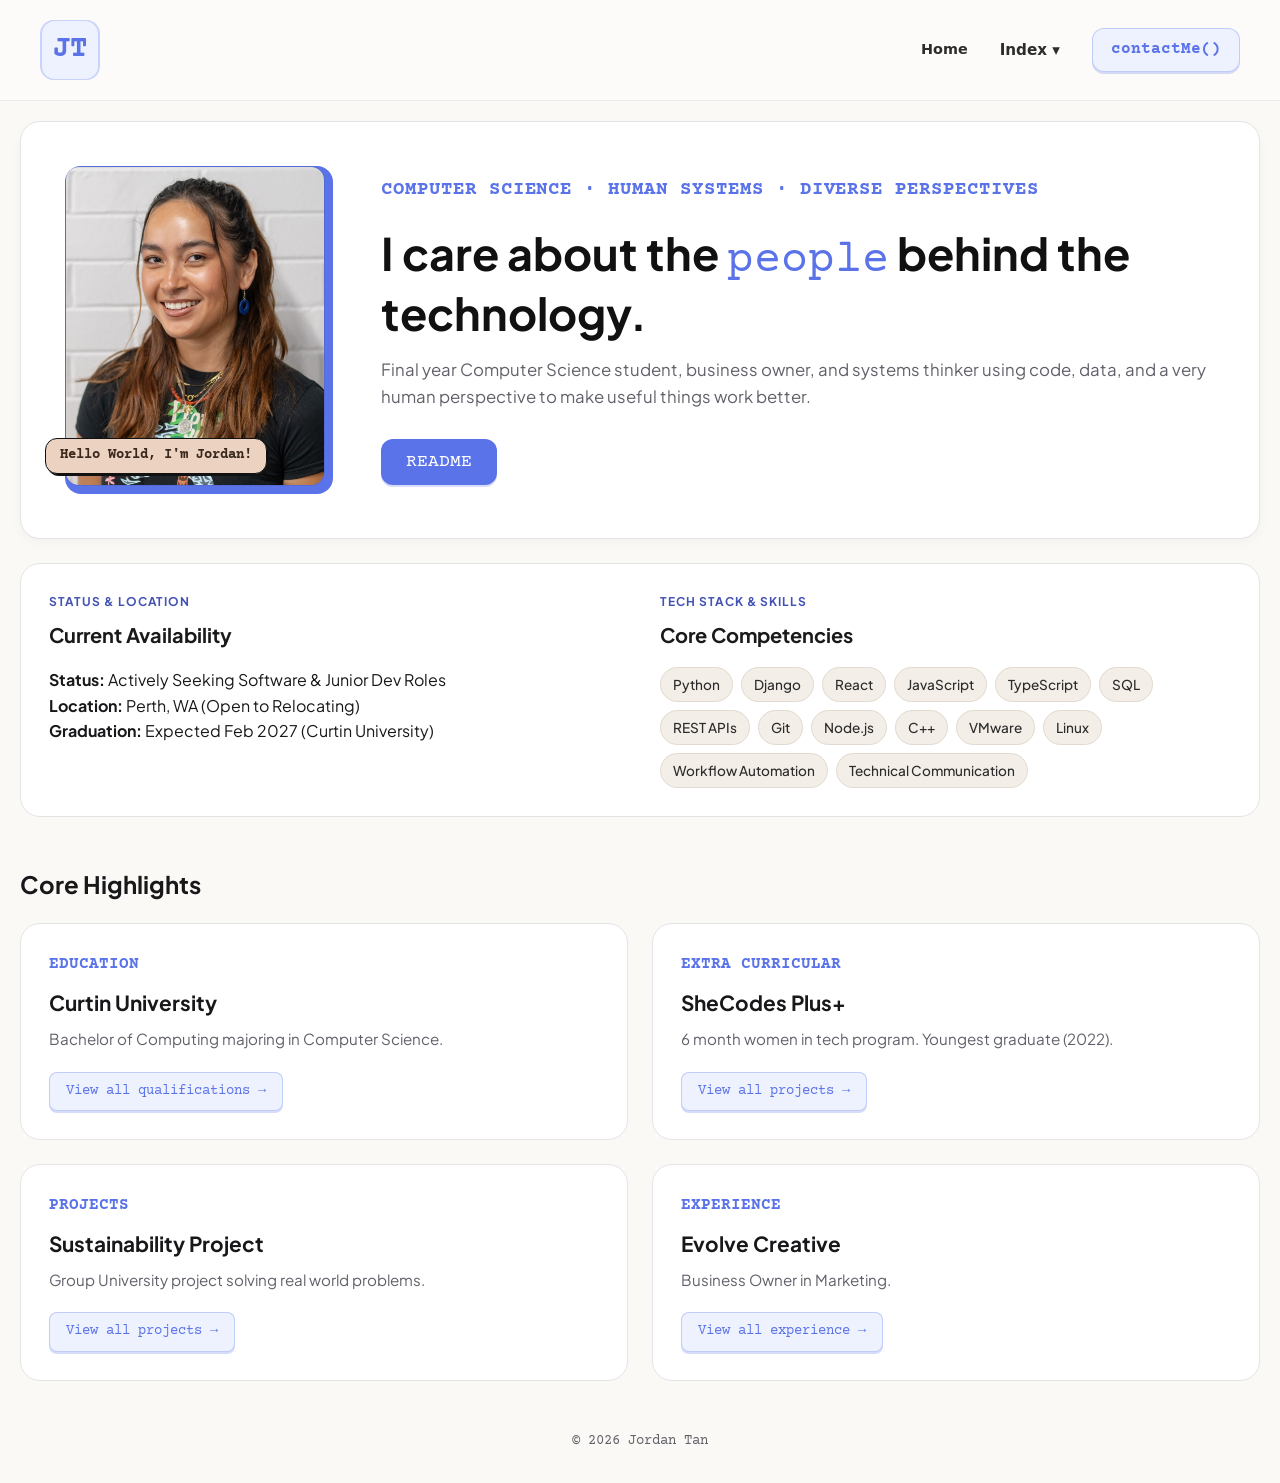
<file: index.html>
<!DOCTYPE html>
<html lang="en">
<head>
  <meta charset="UTF-8" />
  <meta name="viewport" content="width=device-width, initial-scale=1.0, maximum-scale=1.0, user-scalable=no">
  <title>Jordan Tan | Portfolio</title>
  <link rel="stylesheet" href="styles.css" />
</head>
<body>
  <!-- Dynamic Header Container -->
  <div id="header-placeholder"></div>

  <!-- Main Content -->
  <main class="container">
    
    <!-- Profile Section -->
    <section class="hero-card">
      
      <!-- Image with Accent Frame & Badge -->
      <div class="portrait-wrapper">
        <div class="portrait-frame">
          <img id="portrait" src="images/portrait.jpg" alt="Jordan Tan" />
          <div class="badge-tag">Hello World, I'm Jordan!</div>
        </div>
      </div>
      
      
      <div class="hero-content">
        <span class="category-tag">COMPUTER SCIENCE · HUMAN SYSTEMS · DIVERSE PERSPECTIVES</span>
        
        <h1 class="hero-headline">
          I care about the <span class="highlight-blue">people</span> behind the technology.
        </h1>
        
        <p class="hero-description">
          Final year Computer Science student, business owner, and systems thinker using code, data, and a very human perspective to make useful things work better.
        </p>

        <!-- CTA Buttons -->
        <div class="hero-actions">
          <button id="openCoverLetterBtn" class="btn-primary">
            README
          </button>
        </div>
      </div>
    </section>

      <section class="card status-skills-card">
  <div class="status-skills-grid">
    
    <!-- Column 1: Current Availability -->
    <div class="status-col">
      <span class="section-label">STATUS &amp; LOCATION</span>
      <h3 class="status-heading">Current Availability</h3>
      <p><strong>Status:</strong> Actively Seeking Software &amp; Junior Dev Roles</p>
      <p><strong>Location:</strong> Perth, WA (Open to Relocating)</p>
      <p><strong>Graduation:</strong> Expected Feb 2027 (Curtin University)</p>
    </div>

    <!-- Column 2: Tech Stack & Skills -->
    <div class="skills-col">
      <span class="section-label">TECH STACK &amp; SKILLS</span>
      <h3 class="status-heading">Core Competencies</h3>
      
      <div class="skills-tag-grid">
        <span class="skill-tag">Python</span>
        <span class="skill-tag">Django</span>
        <span class="skill-tag">React</span>
        <span class="skill-tag">JavaScript</span>
        <span class="skill-tag">TypeScript</span>
        <span class="skill-tag">SQL</span>
        <span class="skill-tag">REST APIs</span>
        <span class="skill-tag">Git</span>
        <span class="skill-tag">Node.js</span>
        <span class="skill-tag">C++</span>
        <span class="skill-tag">VMware</span>
        <span class="skill-tag">Linux</span>
        <span class="skill-tag">Workflow Automation</span>
        <span class="skill-tag">Technical Communication</span>
      </div>
    </div>

  </div>
</section>

    <!-- Interactive Experience Cards -->
    <section class="section-block">
      <h2 class="section-heading">Core Highlights</h2>
  
      <div class="card-grid">
        <div class="card">
          <div class="card-badge">EDUCATION</div>
          <h3 class="card-title">Curtin University</h3>
          <p class="card-desc">
            Bachelor of Computing majoring in Computer Science.
          </p>
          <a href="qualifications.html" class="btn-secondary">View all qualifications →</a>
        </div>

        <div class="card">
          <div class="card-badge">EXTRA CURRICULAR</div>
          <h3 class="card-title">SheCodes Plus+</h3>
          <p class="card-desc">
            6 month women in tech program. Youngest graduate (2022).
          </p>
          <a href="projects.html" class="btn-secondary">View all projects →</a>
        </div>

        <div class="card">
          <div class="card-badge">PROJECTS</div>
          <h3 class="card-title">Sustainability Project</h3>
          <p class="card-desc">
            Group University project solving real world problems.
          </p>
          <a href="qualifications.html" class="btn-secondary">View all projects →</a>
        </div>

        <div class="card">
          <div class="card-badge">EXPERIENCE</div>
          <h3 class="card-title">Evolve Creative</h3>
          <p class="card-desc">
            Business Owner in Marketing.
          </p>
          <a href="experience.html" class="btn-secondary">View all experience →</a>
        </div>
      </div>
    </section>

  </main>

  <!-- Cover Letter Modal Component -->
  <div id="coverLetterModal" class="modal-overlay">
    <div class="modal-content card">
      <button class="modal-close" id="closeCoverLetterBtn">&times;</button>
      
      <div class="modal-header">
        <h2>Statement of Intent</h2>
      </div>

      <div class="modal-body">
        <p>
          Modern technology is evolving faster than ever, creating incredible opportunities to solve real-world problems when put in the hands of the right people. My goal as a young professional isn’t just to adapt to advanced tools, but to ensure a collaborative, responsible, and practical approach is taken. As the industry rapidly evolves, a strong technical background can only get you so far. Future progression will rely on thinking critically, leveraging resources effectively, and maintaining a human-centered mindset that prompts productive questions.
        </p>

        <h3>Background &amp; Real-World Experience</h3>
        <p>
          My strength lies at the intersection of technical skill, operational adaptability, and multidisciplinary experience. Since the age of 15, I have worked across hospitality leadership, creative entrepreneurship, and non-profit communities. I have gained a rare breadth of experience at a young age: learning what it takes to manage high-stakes operations, communicate effectively with diverse stakeholders, and deliver quality results. Across every field, I’ve focused on learning how people use technology and how to optimise systems. Paired with my Computer Science degree, there has never been a better time to bring this adaptability into a software role to actively shape the current technological landscape.
        </p>

        <h3>Looking Forward</h3>
        <p>
          Standing at the start of my career in an industry this vast can feel uncertain, but I am driven by the opportunity to bridge gaps. I see uncertainty not as an obstacle, but as space for positive change.
        </p>
        <h3></h3>
        <p>In a world full of complex challenges, our greatest strength is working together to navigate change with purpose, empathy, and resilience.</p>
      </div>
    </div>
  </div>

  <footer>
    <p>© 2026 Jordan Tan </p>
  </footer>

  <!-- Modal Script -->
  <script>
    fetch('header.html')
      .then(response => response.text())
      .then(data => {
        document.getElementById('header-placeholder').innerHTML = data;
      })
      .catch(err => console.error('Error loading header:', err));
  </script>
  
  <script src="coverletter.js" defer></script>
  <script src="script.js"></script>
</body>
</html>
</file>
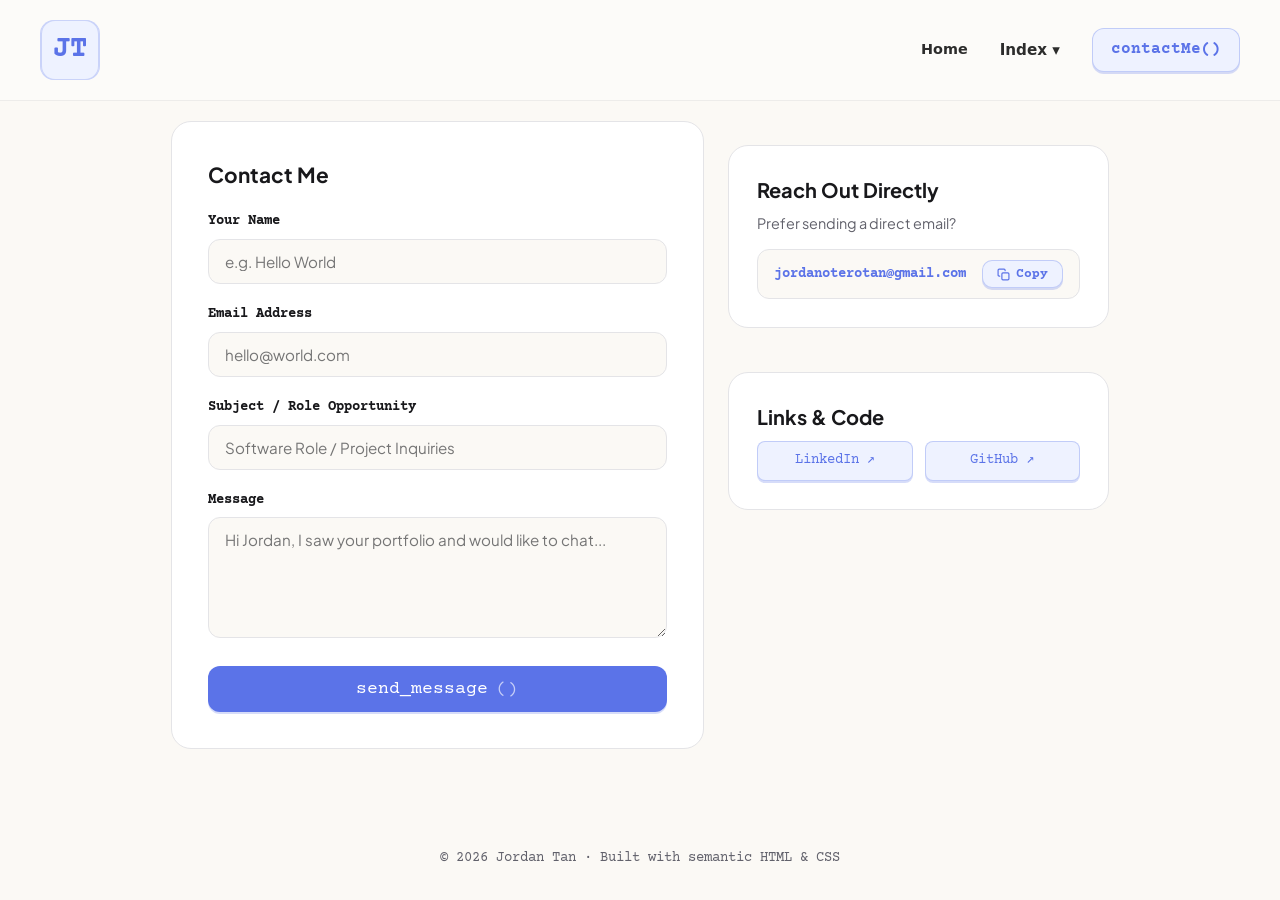
<file: contactme.html>
<!DOCTYPE html>
<html lang="en">
<head>
  <meta charset="UTF-8" />
  <meta name="viewport" content="width=device-width, initial-scale=1.0, maximum-scale=1.0, user-scalable=no">
  <title>Contact | Jordan Tan</title>
  <link rel="stylesheet" href="styles.css" />
</head>
<body>

  <!-- Dynamic Header Container -->
  <div id="header-placeholder"></div>

  <!-- Main Content -->
  <main class="container">

    <!-- Contact Grid: Form + Info Cards -->
    <div class="contact-grid">
      
      <!-- Interactive Form Section -->
      <section class="card contact-form-card">
        <h2 class="card-title">Contact Me</h2>

        <form action="https://formspree.io/f/mbgdrwkp" method="POST" class="contact-form">
          <div class="form-group">
            <label for="name" class="form-label">Your Name</label>
            <input type="text" id="name" name="name" class="form-input" placeholder="e.g. Hello World" required />
          </div>

          <div class="form-group">
            <label for="email" class="form-label">Email Address</label>
            <input type="email" id="email" name="email" class="form-input" placeholder="hello@world.com" required />
          </div>

          <div class="form-group">
            <label for="subject" class="form-label">Subject / Role Opportunity</label>
            <input type="text" id="subject" name="subject" class="form-input" placeholder="Software Role / Project Inquiries" />
          </div>

          <div class="form-group">
            <label for="message" class="form-label">Message</label>
            <textarea id="message" name="message" rows="5" class="form-input form-textarea" placeholder="Hi Jordan, I saw your portfolio and would like to chat..." required></textarea>
          </div>

          <button type="submit" class="btn-primary form-submit-btn">
            send_message<span style="opacity: 0.65;">()</span>
          </button>
        </form>
      </section>

      <!-- Direct Details & Social Links -->
      <div class="contact-sidebar">
        
        <!-- Email & Quick Copy Card -->
        <div class="card info-card">
          <h3 class="info-heading">Reach Out Directly</h3>
          <p class="info-text">Prefer sending a direct email?</p>
          
          <div class="email-inline-container">
            <span id="emailText" class="email-address">jordanoterotan@gmail.com</span>
            <button id="copyEmailBtn" class="copy-icon-btn" title="Copy Email to Clipboard" aria-label="Copy Email">
              <svg class="copy-icon" viewBox="0 0 24 24" width="13" height="13" stroke="currentColor" stroke-width="2.2" fill="none" stroke-linecap="round" stroke-linejoin="round">
                <rect x="9" y="9" width="13" height="13" rx="2" ry="2"></rect>
                <path d="M5 15H4a2 2 0 0 1-2-2V4a2 2 0 0 1 2-2h9a2 2 0 0 1 2 2v1"></path>
              </svg>
              <span class="btn-text">Copy</span>
            </button>
          </div>
          <span id="copyFeedback" class="copy-feedback">Email copied to clipboard!</span>
        </div>
        <!-- Professional Profiles -->
        <div class="card info-card">
          <h3 class="info-heading">Links &amp; Code</h3>
          <div class="social-links-grid">
            <a href="https://www.linkedin.com/in/jordan-tan-472598239" target="_blank" class="btn-secondary social-btn">
              LinkedIn ↗
            </a>
            <a href="https://github.com/jordantan2" target="_blank" class="btn-secondary social-btn">
              GitHub ↗
            </a>
          </div>
        </div>

      </div>

    </div>

  </main>

  <footer>
    <p>© 2026 Jordan Tan · Built with semantic HTML &amp; CSS</p>
  </footer>

  <!-- Script to load dynamic header component & handle page behavior -->
  <script>
    // 1. Fetch & inject header.html component
    fetch('header.html')
      .then(response => response.text())
      .then(data => {
        document.getElementById('header-placeholder').innerHTML = data;
      })
      .catch(err => console.error('Error loading header:', err));

    // 2. Email Copy Interaction
    const copyBtn = document.getElementById('copyEmailBtn');
    const emailText = document.getElementById('emailText').innerText;
    const copyFeedback = document.getElementById('copyFeedback');

    copyBtn.addEventListener('click', () => {
      navigator.clipboard.writeText(emailText).then(() => {
        copyFeedback.style.display = 'block';
        copyBtn.innerText = 'Copied! ✓';
        setTimeout(() => {
          copyFeedback.style.display = 'none';
          copyBtn.innerText = 'Copy Email';
        }, 2500);
      });
    });
  </script>
  <script src="script.js"></script>

</body>
</html>
</file>
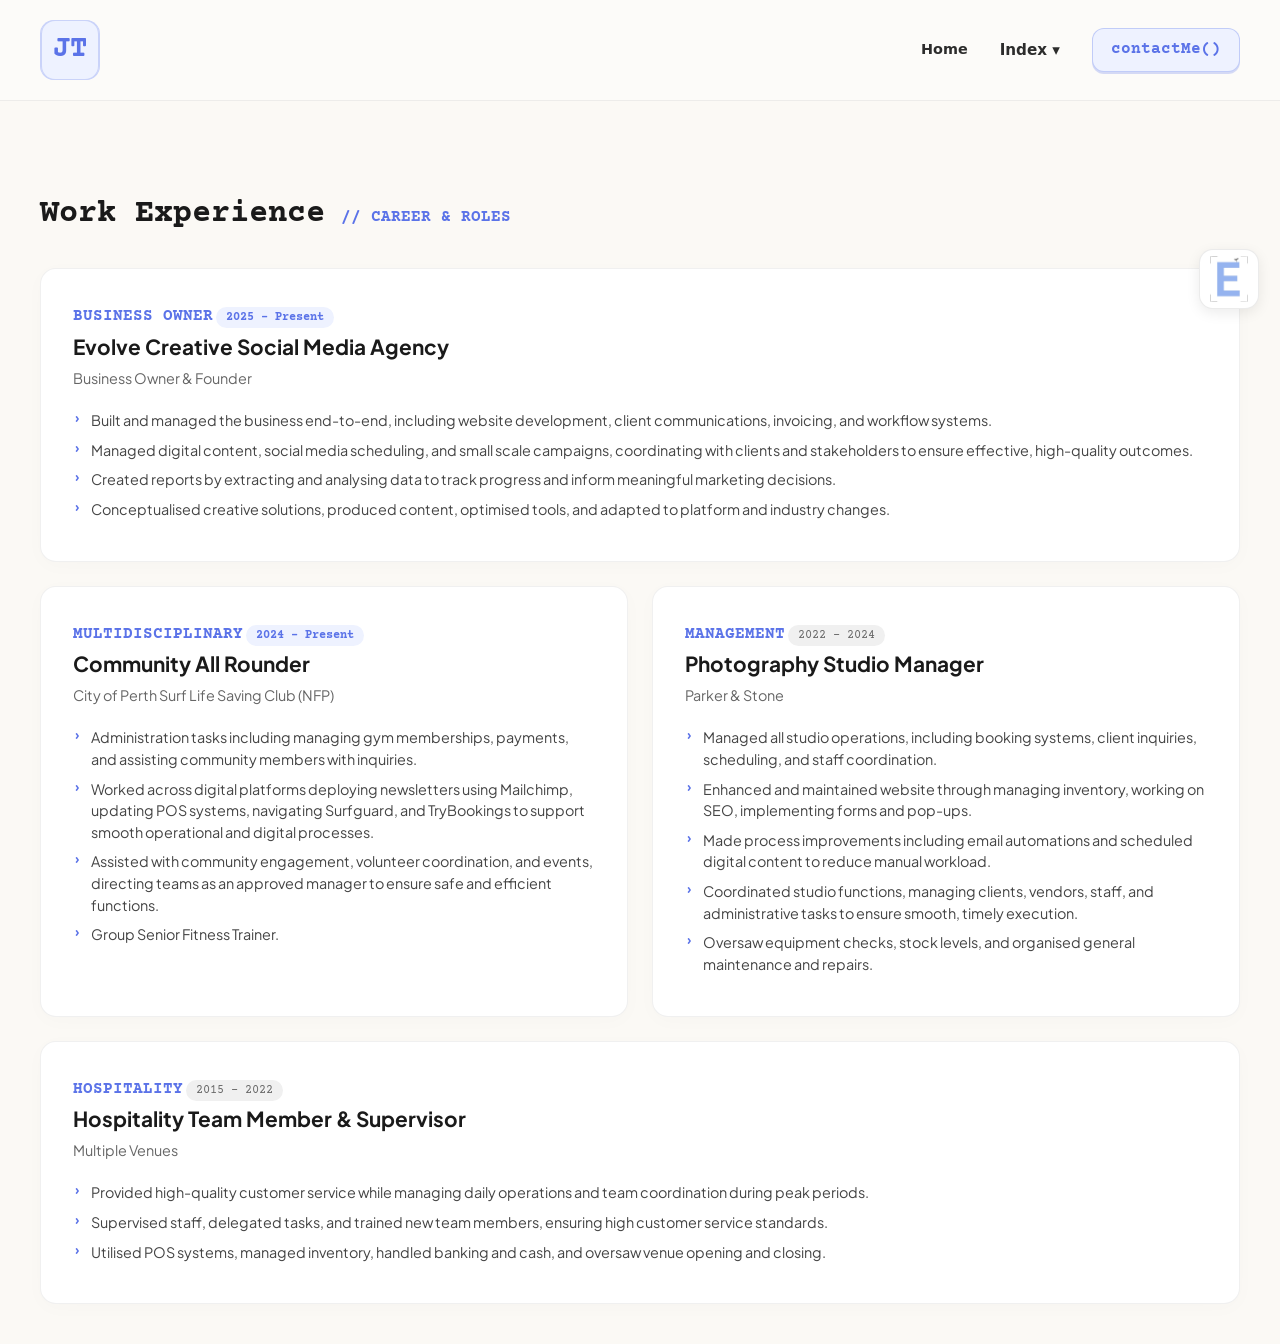
<file: experience.html>
<!DOCTYPE html>
<html lang="en">
<head>
  <meta charset="UTF-8" />
  <meta name="viewport" content="width=device-width, initial-scale=1.0, maximum-scale=1.0, user-scalable=no">
  <meta name="description" content="Experience & Resume - Jordan Tan" />
  <title>Jordan Tan — Experience</title>
  <link rel="stylesheet" href="styles.css" />
  <link rel="preconnect" href="https://fonts.googleapis.com">
  <link rel="preconnect" href="https://fonts.gstatic.com" crossorigin>
  <link href="https://fonts.googleapis.com/css2?family=Courier+Prime:ital,wght@0,400;0,700;1,400;1,700&display=swap" rel="stylesheet">
</head>
<body>

  <div id="header-placeholder"></div>

  <main class="page-container">
    <section class="section-block">
      <!-- Section Header -->
      <div class="section-header-wrap">
        <h1 class="page-heading">Work Experience</h1>
        <span class="heading-badge">// CAREER &amp; ROLES</span>
      </div>

      <div class="qual-grid">
        <!-- Evolve Creative -->
        <article class="card qual-card qual-card-full curtin-card">
          <!-- Evolve Creative Floating Badge (Top Right Edge) -->
          <a href="https://evolve-creative.com.au/" target="_blank" rel="noopener noreferrer" class="badge-link">
            <img src="images/evolvecreativelogo.jpg" alt="Evolve Creative Logo" class="evolve-badge" />
          </a>
          <div class="card-top-row">
            <span class="card-badge">BUSINESS OWNER</span>
            <span class="status-pill status-active">2025 – Present</span>
          </div>

          <h2 class="qual-title">Evolve Creative Social Media Agency</h2>
          <p class="qual-subtitle">Business Owner &amp; Founder</p>

          <ul class="clean-list">
            <li>Built and managed the business end-to-end, including website development, client communications, invoicing, and workflow systems.</li>
            <li>Managed digital content, social media scheduling, and small scale campaigns, coordinating with clients and stakeholders to ensure effective, high-quality outcomes.</li>
            <li>Created reports by extracting and analysing data to track progress and inform meaningful marketing decisions.</li>
            <li>Conceptualised creative solutions, produced content, optimised tools, and adapted to platform and industry changes.</li>
          </ul>
        </article>

        <!-- City of Perth Surf Life Saving Club -->
        <article class="card qual-card">
          <div class="card-top-row">
            <span class="card-badge">MULTIDISCIPLINARY</span>
            <span class="status-pill status-active">2024 – Present</span>
          </div>

          <h2 class="qual-title">Community All Rounder</h2>
          <p class="qual-subtitle">City of Perth Surf Life Saving Club (NFP)</p>

          <ul class="clean-list">
            <li>Administration tasks including managing gym memberships, payments, and assisting community members with inquiries.</li>
            <li>Worked across digital platforms deploying newsletters using Mailchimp, updating POS systems, navigating Surfguard, and TryBookings to support smooth operational and digital processes.</li>
            <li>Assisted with community engagement, volunteer coordination, and events, directing teams as an approved manager to ensure safe and efficient functions.</li>
            <li>Group Senior Fitness Trainer.</li>
          </ul>
        </article>

        <!-- Parker & Stone -->
        <article class="card qual-card">
          <div class="card-top-row">
            <span class="card-badge">MANAGEMENT</span>
            <span class="status-pill">2022 – 2024</span>
          </div>

          <h2 class="qual-title">Photography Studio Manager</h2>
          <p class="qual-subtitle">Parker &amp; Stone</p>

          <ul class="clean-list">
            <li>Managed all studio operations, including booking systems, client inquiries, scheduling, and staff coordination.</li>
            <li>Enhanced and maintained website through managing inventory, working on SEO, implementing forms and pop-ups.</li>
            <li>Made process improvements including email automations and scheduled digital content to reduce manual workload.</li>
            <li>Coordinated studio functions, managing clients, vendors, staff, and administrative tasks to ensure smooth, timely execution.</li>
            <li>Oversaw equipment checks, stock levels, and organised general maintenance and repairs.</li>
          </ul>
        </article>

        <!-- Hospitality Supervisor -->
        <article class="card qual-card qual-card-full">
          <div class="card-top-row">
            <span class="card-badge">HOSPITALITY</span>
            <span class="status-pill">2015 – 2022</span>
          </div>

          <h2 class="qual-title">Hospitality Team Member &amp; Supervisor</h2>
          <p class="qual-subtitle">Multiple Venues</p>

          <ul class="clean-list">
            <li>Provided high-quality customer service while managing daily operations and team coordination during peak periods.</li>
            <li>Supervised staff, delegated tasks, and trained new team members, ensuring high customer service standards.</li>
            <li>Utilised POS systems, managed inventory, handled banking and cash, and oversaw venue opening and closing.</li>
          </ul>
        </article>
      </div>
    </section>
  </main>

  <script>
    fetch("header.html")
      .then(response => response.text())
      .then(data => {
        document.getElementById("header-placeholder").innerHTML = data;
      })
      .catch(error => console.error("Error loading header:", error));
  </script>
  <script src="script.js"></script>
</body>
</html>
</file>
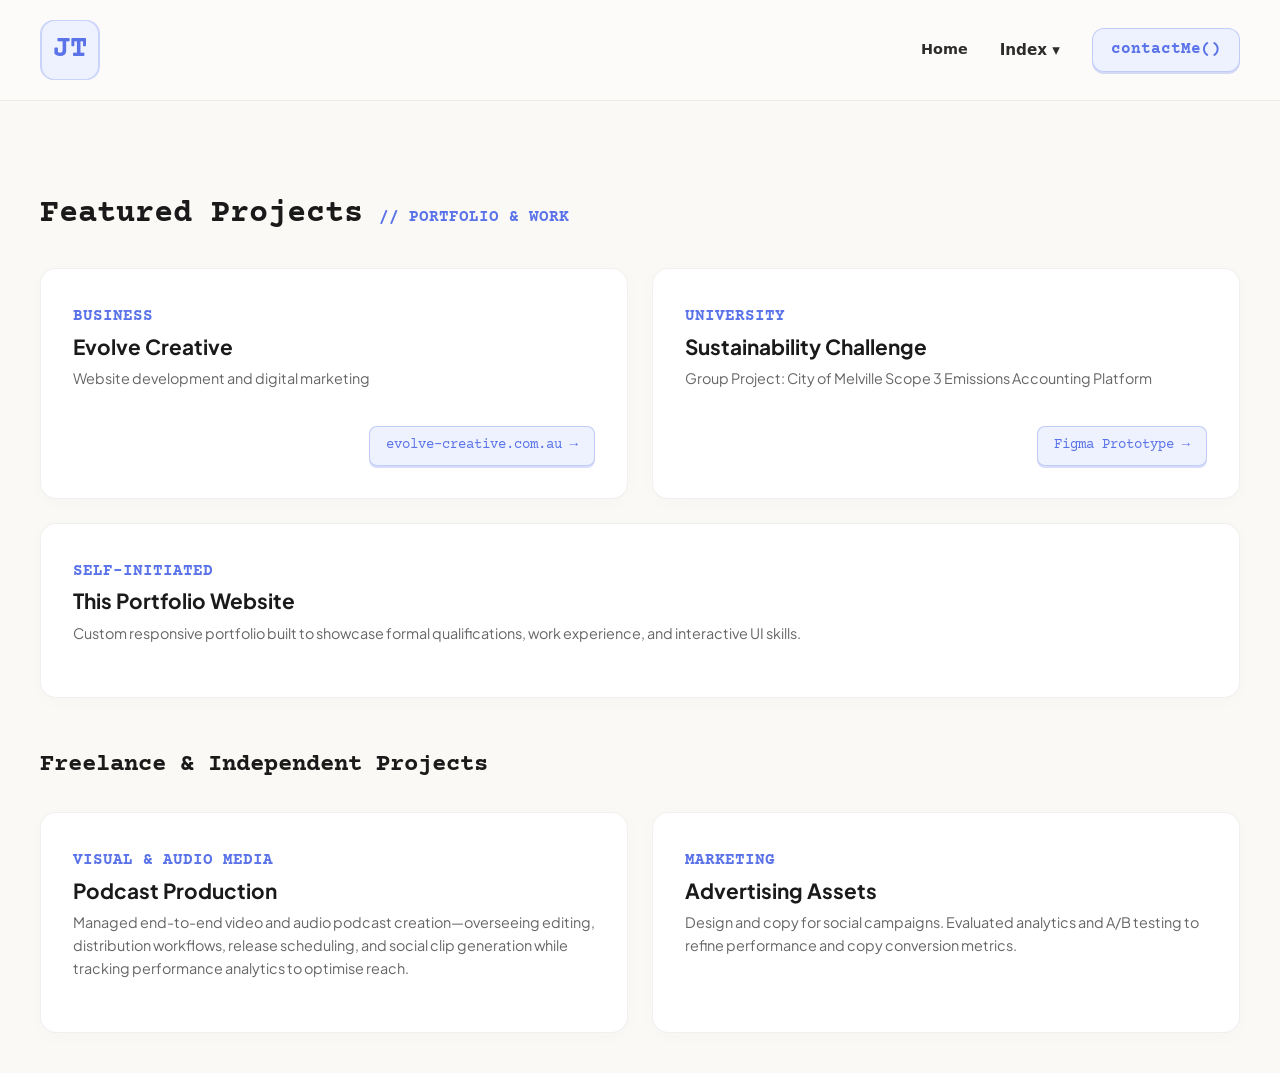
<file: projects.html>
<!DOCTYPE html> 
<html lang="en"> 
<head> 
  <meta charset="UTF-8" /> 
  <meta name="viewport" content="width=device-width, initial-scale=1.0, maximum-scale=1.0, user-scalable=no">
  <meta name="description" content="Projects - Jordan Tan" /> 
  <title>Jordan Tan — Projects</title> 
  <link rel="stylesheet" href="styles.css" /> 
  <link rel="preconnect" href="https://fonts.googleapis.com">
  <link rel="preconnect" href="https://fonts.gstatic.com" crossorigin>
  <link href="https://fonts.googleapis.com/css2?family=Courier+Prime:ital,wght@0,400;0,700;1,400;1,700&display=swap" rel="stylesheet">
</head> 
<body> 

  <div id="header-placeholder"></div> 

  <main class="page-container"> 
    <section class="section-block">
      <!-- Section Title -->
      <div class="section-header-wrap">
        <h1 class="page-heading">Featured Projects</h1>
        <span class="heading-badge">// PORTFOLIO & WORK</span>
      </div>

      <!-- Main Projects Grid -->
      <div class="qual-grid">
        <!-- Evolve Creative Project -->
        <article class="card qual-card">
          <div class="card-top-row">
            <span class="card-badge">BUSINESS</span>
          </div>
          <h2 class="qual-title">Evolve Creative</h2>
          <p class="qual-subtitle">Website development and digital marketing</p>
          <div class="card-footer-right">
            <a href="https://evolve-creative.com.au/" target="_blank" rel="noopener noreferrer" class="btn-secondary">
              evolve-creative.com.au →
            </a>
          </div>
        </article>

        <!-- Sustainability Challenge -->
        <article class="card qual-card">
          <div class="card-top-row">
            <span class="card-badge">UNIVERSITY</span>
          </div>
          <h2 class="qual-title">Sustainability Challenge</h2>
          <p class="qual-subtitle">Group Project: City of Melville Scope 3 Emissions Accounting Platform</p>
          <div class="card-footer-right">
            <a href="https://www.figma.com/" target="_blank" rel="noopener noreferrer" class="btn-secondary">
              Figma Prototype →
            </a>
          </div>
        </article>

        <!-- Portfolio Website (Full Width) -->
        <article class="card qual-card qual-card-full">
          <div class="card-top-row">
            <span class="card-badge">SELF-INITIATED</span>
          </div>
          <h2 class="qual-title">This Portfolio Website</h2>
          <p class="qual-subtitle">Custom responsive portfolio built to showcase formal qualifications, work experience, and interactive UI skills.</p>
        </article>
      </div>
    </section>

    <!-- Freelance Section -->
    <section class="section-block" style="margin-top: 48px;">
      <div class="section-header-wrap">
        <h2 class="page-heading" style="font-size: 1.5rem;">Freelance &amp; Independent Projects</h2>
      </div>

      <div class="qual-grid">
        <article class="card qual-card">
          <div class="card-top-row">
            <span class="card-badge">VISUAL & AUDIO MEDIA</span>
          </div>
          <h3 class="qual-title">Podcast Production</h3>
          <p class="qual-subtitle">Managed end-to-end video and audio podcast creation—overseeing editing, distribution workflows, release scheduling, and social clip generation while tracking performance analytics to optimise reach.</p>
        </article>

        <article class="card qual-card">
          <div class="card-top-row">
            <span class="card-badge">MARKETING</span>
          </div>
          <h3 class="qual-title">Advertising Assets</h3>
          <p class="qual-subtitle">Design and copy for social campaigns. Evaluated analytics and A/B testing to refine performance and copy conversion metrics.</p>
        </article>
      </div>
    </section>
  </main> 

  <!-- Header Fetch Script -->
  <script>
    fetch("header.html")
      .then(response => response.text())
      .then(data => {
        document.getElementById("header-placeholder").innerHTML = data;
      })
      .catch(error => console.error("Error loading header:", error));
  </script>
  <script src="script.js"></script>
</body> 
</html>
</file>
<file: styles.css>
/* Import Google Fonts */
@import url('https://fonts.googleapis.com/css2?family=Courier+Prime:ital,wght@0,400;0,700;1,400;1,700&family=Plus+Jakarta+Sans:wght@400;500;600;700&display=swap');

:root {
  --primary-blue: #5b73e8;
  --primary-blue-hover: #485fc7;
  --accent-light: #eef2ff;
  --bg-main: #fbf9f5; /* Warm off-white background matching photo mockup */
  --card-bg: #ffffff;
  --stat-bg: #f2eee5; /* Beige stat banner background */
  --text-main: #18181b;
  --text-muted: #61616b;
  --border-color: #e4e4e7;
  --font-mono: 'Courier Prime', monospace;
  --font-sans: 'Plus Jakarta Sans', sans-serif;
  --radius-lg: 20px;
  --radius-md: 12px;
  --radius-full: 9999px;
  --shadow-sm: 0 4px 12px rgba(0, 0, 0, 0.03);
  --shadow-md: 0 12px 30px rgba(0, 0, 0, 0.08);
}

* {
  box-sizing: border-box;
  margin: 0;
  padding: 0;
}

body {
  background-color: var(--bg-main);
  color: var(--text-main);
  font-family: var(--font-sans);
  line-height: 1.6;
  min-height: 100vh;
  display: flex;
  flex-direction: column;
}

/* Navigation Header */
.site-header {
  display: flex;
  align-items: center;
  justify-content: space-between;
  padding: 1.25rem 2.5rem;
  background-color: #fcfbf9;
  border-bottom: 1px solid rgba(0, 0, 0, 0.06);
  position: sticky;
  top: 0;
  z-index: 1000;
  backdrop-filter: blur(8px);
}

/* Update .logo-circle / #initials in styles.css */
.logo-circle, #initials {
  width: 60px;
  height: 60px;
  border-radius: 14px; /* Soft square/badge instead of harsh circle */
  background: var(--accent-light); /* Soft tint background (#eef2ff) */
  color: var(--primary-blue); /* #5b73e8 */
  border: 1px solid rgba(91, 115, 232, 0.25);
  font-family: var(--font-mono); /* Courier Prime for technical touch */
  font-weight: 700;
  font-size: 1.8rem;
  text-decoration: none;
  display: inline-flex;
  align-items: center;
  justify-content: center;
  transition: all 0.2s ease;
}

.site-nav {
  display: flex;
  align-items: center;
  gap: 2rem;
}

.nav-link {
  font-family: system-ui, -apple-system, sans-serif;
  font-size: 0.90rem;
  font-weight: 600;
  color: #2c2c2c;
  text-decoration: none;
  transition: color 0.2s ease;
}

.dropbtn {
  background: transparent;
  border: none;
  font-family: system-ui, -apple-system, sans-serif;
  font-size: 0.95rem;
  font-weight: 600;
  color: #2c2c2c;
  cursor: pointer;
  padding: 0.5rem 0;
  display: flex;
  align-items: center;
  gap: 0.25rem;
  transition: color 0.2s ease;
}

.dropbtn:hover {
  color: #4f52e6;
}
.dropdown-content {
  display: none;
  position: absolute;
  background: var(--card-bg);
  border: 1px solid var(--border-color);
  border-radius: var(--radius-md);
  padding: 8px;
  box-shadow: var(--shadow-md);
}

.dropdown:hover .dropdown-content {
  display: block;
}

.dropdown-content a {
  display: block;
  padding: 8px 14px;
  text-decoration: none;
  color: var(--text-main);
  font-size: 0.9rem;
}

.dropdown-content a:hover {
  background-color: #f4f5fe;
  color: #4f52e6;
}

.btn-blue {
  background: var(--accent-light); /* Matching light key surface */
  color: var(--primary-blue) !important;
  border: 1px solid rgba(91, 115, 232, 0.3);
  box-shadow: 0 2px 0 rgba(91, 115, 232, 0.25); /* Keyboard key depth */
  padding: 8px 18px;
  border-radius: 12px; /* Key corner radius */
  text-decoration: none;
  font-family: var(--font-mono);
  font-weight: 700;
  font-size: 16px;
  display: inline-flex;
  align-items: center;
  justify-content: center;
  gap: 6px;
  transition: all 0.15s ease;
}

.btn-blue:hover {
  background-color: var(--primary-blue);
  color: #ffffff !important;
  border-color: var(--primary-blue);
  transform: translateY(1px); /* Tactile key-press feel */
  box-shadow: 0 1px 0 rgba(91, 115, 232, 0.25);
}

/* Layout Container */
.container {
  max-width: 1500px;
  margin: 0 auto;
  padding: 20px 20px;
  flex: 1;
}

/* Hero Section matching mockup */
.hero-card {
  background: var(--card-bg);
  border: 1px solid var(--border-color);
  border-radius: var(--radius-lg);
  padding: 44px;
  display: flex;
  gap: 48px;
  align-items: center;
  box-shadow: var(--shadow-sm);
}

/* Photo Frame & Floating Tag */
.portrait-wrapper {
  position: relative;
  flex-shrink: 0;
}

.portrait-frame {
  position: relative;
  border-radius: 16px;
  background: var(--primary-blue);
  padding-bottom: 8px;
  padding-right: 8px;
}

#portrait {
  width: 260px;
  height: 320px;
  object-fit: cover;
  border-radius: 14px;
  display: block;
  border: 1px solid rgba(0, 0, 0, 0.08);
}

@keyframes keycap-pop-shake {
  0% {
    transform: rotate(0deg) scale(1);
  }
  15% {
    transform: rotate(-10deg) translateY(-4px) scale(1.08);
  }
  30% {
    transform: rotate(10deg) translateY(-4px) scale(1.08);
  }
  45% {
    transform: rotate(-6deg) translateY(-2px);
  }
  60% {
    transform: rotate(6deg) translateY(-2px);
  }
  75% {
    transform: rotate(-2deg);
  }
  100% {
    transform: rotate(0deg) scale(1);
  }
}

.badge-tag {
  position: absolute;
  bottom: 20px;
  left: -20px; 
  background: #ebd2c1;
  color: #3b281c;
  border: 1px solid #111;
  padding: 6px 14px;
  border-radius: var(--radius-md);
  font-family: var(--font-mono);
  font-size: 0.85rem;
  font-weight: 700;
  box-shadow: 2px 2px 0px #111;
  z-index: 10;

  /* Explicit animation declaration with a tiny 0.1s delay */
  animation-name: keycap-pop-shake;
  animation-duration: 2s;
  animation-timing-function: ease-out;
  animation-delay: 0.1s;
  animation-iteration-count: 1;
  animation-fill-mode: both;
}

/* Hero Content Typography */
.category-tag {
  font-family: var(--font-mono);
  font-size: 1.2rem;
  font-weight: 700;
  color: var(--primary-blue);
  letter-spacing: 0.05em;
  margin-bottom: 21px;
  display: block;
}

.hero-headline {
  font-size: 2.8rem;
  font-weight: 700;
  line-height: 1.15;
  margin-bottom: 18px;
  color: #111111;
}

.highlight-blue {
  color: var(--primary-blue);
  font-family: var(--font-mono);
  font-weight: 400;
}

.hero-description {
  color: var(--text-muted);
  font-size: 1.05rem;
  line-height: 1.6;
  margin-bottom: 28px;
}

.hero-actions {
  display: flex;
  align-items: center;
  gap: 20px;
}

.btn-primary {
  background: var(--primary-blue); /* Matching light key surface #eef2ff */
  color: #ffffff !important; /* Signature primary blue text */
  border: 1px solid rgba(91, 115, 232, 0.3);
  box-shadow: 0 2px 0 rgba(91, 115, 232, 0.25); /* Key cap depth */
  padding: 12px 24px;
  border-radius: 12px; /* Matching 12px key cap corner radius */
  font-family: var(--font-mono); /* Courier Prime */
  font-weight: 400;
  font-size: 1.1rem;
  cursor: pointer;
  display: inline-flex;
  align-items: center;
  justify-content: center;
  gap: 8px;
  transition: all 0.15s ease;
}

.btn-primary:hover {
  background-color: var(--accent-light);
  color: var(--primary-blue) !important;
  border-color: var(--primary-blue);
  transform: translateY(1px); /* Tactile key-press effect */
  box-shadow: 0 1px 0 rgba(91, 115, 232, 0.25);
}

.btn-text-link {
  font-family: var(--font-mono);
  color: var(--text-main);
  text-decoration: none;
  font-weight: 700;
  font-size: 0.95rem;
}

/* Cards & Block Layout */
.section-block {
  margin-top: 48px;
}

.card-grid {
  display: grid;
  grid-template-columns: repeat(2, 1fr);
  gap: 24px; /* Controls spacing vertically AND horizontally */
}

.section-heading {
  margin-bottom: 20px; /* Space between "Core Highlights" title and the top cards */
}

.card {
  background: var(--card-bg);
  border: 1px solid var(--border-color);
  border-radius: var(--radius-lg);
  padding: 28px;
}

.card-badge {
  font-family: var(--font-mono);
  font-size: 1rem;
  color: var(--primary-blue);
  font-weight: 700;
  margin-bottom: 8px;
}

.card-title {
  font-size: 1.3rem;
  margin-bottom: 8px;
}

.card-desc {
  color: var(--text-muted);
  font-size: 0.95rem;
  margin-bottom: 20px;
}

.btn-secondary {
  background: var(--accent-light);               /* Matching light key surface #eef2ff */
  color: var(--primary-blue) !important;          /* Signature primary blue text */
  border: 1px solid rgba(91, 115, 232, 0.3);
  box-shadow: 0 2px 0 rgba(91, 115, 232, 0.25);  /* Key cap depth */
  padding: 8px 16px;                              /* Tighter padding than primary */
  border-radius: 8px;                             /* Compact key cap corner radius */
  font-family: var(--font-mono);                  /* Courier Prime */
  font-weight: 500;
  font-size: 0.85rem;                             /* Slightly smaller font size */
  text-decoration: none;
  cursor: pointer;
  display: inline-flex;
  align-items: center;
  justify-content: center;
  gap: 6px;
  transition: all 0.15s ease;
}

/* Modal Popup */
.modal-overlay {
  display: none;
  position: fixed;
  top: 0;
  left: 0;
  width: 100vw;
  height: 100vh;
  background: rgba(0, 0, 0, 0.4);
  backdrop-filter: blur(4px);
  z-index: 2000;
  align-items: center;
  justify-content: center;
  padding: 20px;
}

.modal-overlay.is-active {
  opacity: 1 !important;
  pointer-events: auto !important;
  display: flex !important;
}

.modal-content {
  max-width: 650px;
  width: 100%;
  max-height: 85vh;
  overflow-y: auto;
  position: relative;
}

.modal-close {
  position: absolute;
  top: 16px;
  right: 20px;
  background: none;
  border: none;
  font-size: 1.8rem;
  cursor: pointer;
}

.modal-quote {
  background: var(--bg-main);
  padding: 16px;
  border-left: 4px solid var(--primary-blue);
  font-style: italic;
  margin: 16px 0;
}

.modal-body h3 {
  margin-top: 20px;
  margin-bottom: 8px;
  font-size: 1.1rem;
}

.modal-body ul {
  padding-left: 20px;
  margin-bottom: 16px;
}

footer {
  text-align: center;
  padding: 30px;
  font-family: var(--font-mono);
  font-size: 0.85rem;
  color: var(--text-muted);
}

@media (max-width: 850px) {
  .hero-card {
    flex-direction: column;
    padding: 28px;
  }
  .stat-banner {
    grid-template-columns: repeat(2, 1fr);
  }
}

.info-card {
  margin-top: 24px;    
}


/* ==========================================
   Quals Specific Styles
   ========================================== */
.page-container {
  margin: 40px auto;
  padding: 0 20px;
}

.section-header-wrap {
  display: flex;
  align-items: baseline;
  gap: 16px;
  margin-bottom: 28px;
}

.page-heading {
  font-family: "Courier Prime", monospace;
  font-size: 2rem;
  font-weight: 700;
  color: #1a1a1a;
  margin: 0;
}

.heading-badge {
  font-family: "Courier Prime", monospace;
  font-size: 1rem;
  color: #5b73e8;
  font-weight: 700;
}

/* Qualification Grid Layout */
.qual-grid {
  display: grid;
  grid-template-columns: repeat(2, 1fr);
  gap: 24px;
  margin-top: 16px;
  max-width: 1200px;
}

.qual-card {
  display: flex;
  flex-direction: column;
  background: #ffffff;
  border-radius: 16px;
  padding: 32px;
  border: 1px solid rgba(0, 0, 0, 0.06);
  box-shadow: 0 4px 20px rgba(0, 0, 0, 0.02);
}

.qual-card-full {
  grid-column: span 2; /* Full width for certifications row */
}

/* Card Header Components */
.card-header {
  display: flex;
  justify-content: space-between;
  align-items: center;
  margin-bottom: 16px;
}

.status-pill {
  font-family: "Courier Prime", monospace;
  font-size: 0.75rem;
  padding: 4px 10px;
  border-radius: 12px;
  background: #f0f0f0;
  color: #666;
}

.status-active {
  background: #eef2ff;
  color: #5b73e8;
  font-weight: 700;
}

.qual-title {
  font-size: 1.3rem;
  font-weight: 700;
  color: #1a1a1a;
  margin: 0 0 4px 0;
}

.qual-subtitle {
  font-size: 0.9rem;
  color: #666;
  margin-bottom: 20px;
}

/* Detail Key-Value Rows */
.qual-details {
  display: flex;
  flex-direction: column;
  gap: 10px;
  background: #fafafa;
  padding: 16px;
  border-radius: 10px;
  border: 1px solid #f0f0f0;
}

.detail-row {
  display: flex;
  justify-content: space-between;
  font-size: 0.88rem;
}

.detail-label {
  color: #777;
  font-family: "Courier Prime", monospace;
}

.detail-value {
  font-weight: 700;
  color: #1a1a1a;
}

/* Clean Custom Bullet Lists */
.clean-list {
  list-style: none;
  padding: 0;
  margin: 0;
}

.clean-list li {
  font-size: 0.9rem;
  color: #444;
  padding-left: 18px;
  position: relative;
  margin-bottom: 8px;
  line-height: 1.5;
}

.clean-list li::before {
  content: "›";
  position: absolute;
  left: 0;
  color: #5b73e8;
  font-weight: bold;
  font-family: "Courier Prime", monospace;
}

/* Keycap Tag Cloud for Certifications */
.cert-tags {
  display: flex;
  flex-wrap: wrap;
  gap: 10px;
  margin-top: 12px;
}

.keycap-tag {
  font-family: "Courier Prime", monospace;
  font-size: 0.85rem;
  background: #f4e8dc;
  color: #4a3b32;
  padding: 8px 14px;
  border-radius: 8px;
  border: 1px solid rgba(180, 140, 120, 0.3);
  box-shadow: 0 2px 0 rgba(180, 140, 120, 0.2);
}

/* Curtin University Card Rules */
.curtin-card {
  position: relative;
  overflow: visible;
}

/* Floating Rectangular Pill Badge */
.curtin-badge {
  position: absolute;
  top: -16px;
  right: -16px;
  height: 50px;             /* Fits rectangular proportions cleanly */
  width: auto;
  padding: 6px 14px;
  background: #ffffff;
  border-radius: 12px;       /* Soft rounded corners for rectangular logo */
  box-shadow: 0 4px 14px rgba(0, 0, 0, 0.08);
  border: 1px solid rgba(0, 0, 0, 0.06);
  object-fit: contain;
  transition: transform 0.2s ease, box-shadow 0.2s ease;
  z-index: 2;
}

/* Hover effect */
.badge-link:hover .curtin-badge {
  transform: translateY(-2px) scale(1.05);
  box-shadow: 0 6px 18px rgba(0, 0, 0, 0.12);
}

/* She Codes Specific Card Rules */
.shecodes-card {
  position: relative; /* Container for absolute badge positioning */
  overflow: visible;  /* Allows the badge to pop slightly over the top/right edges */
  padding-bottom: 24px;
}

/* Floating Round Logo Badge */
.shecodes-badge {
  position: absolute;
  top: -24px;
  right: -24px;
  width: 80px;  /* Increased from 58px */
  height: 80px; /* Increased from 58px */
  border-radius: 50%;
  box-shadow: 0 6px 16px rgba(0, 0, 0, 0.12);
  transition: transform 0.2s ease, box-shadow 0.2s ease;
  z-index: 2;
}

.shecodes-badge:hover {
  transform: scale(1.06) rotate(-3deg);
  box-shadow: 0 8px 20px rgba(91, 115, 232, 0.25);
}

/* Bottom Right Status Pill Alignment */
.card-footer-right {
  display: flex;
  justify-content: flex-end;
  margin-top: 16px;
}
/* Link Aesthetics */
.title-link {
  color: #1a1a1a;
  text-decoration: none;
  transition: color 0.2s ease;
}

.title-link:hover {
  color: #5b73e8;
}

/* ==========================================
   Experience Specific Styles
   ========================================== */
.qual-card,
.curtin-card {
  position: relative;
  overflow: visible;
}

/* Floating Square Badge for Evolve Creative */
.evolve-badge {
  position: absolute;
  top: -20px;
  right: -20px;
  height: 60px;
  width: 60px;
  padding: 6px;
  background: #ffffff;
  border-radius: 14px;                  /* Soft square corners */
  box-shadow: 0 4px 14px rgba(0, 0, 0, 0.08);
  border: 1px solid rgba(0, 0, 0, 0.08);
  object-fit: contain;
  transition: transform 0.2s ease, box-shadow 0.2s ease;
  z-index: 2;
}

/* Keycap Hover Effect */
.badge-link:hover .evolve-badge {
  transform: translateY(-2px) scale(1.05);
  box-shadow: 0 6px 18px rgba(0, 0, 0, 0.15);
}

/* ==========================================
   Contact Page Specific Styles
   ========================================== */



.contact-grid {
  display: grid;
  grid-template-columns: 1.4fr 1fr;
  gap: 24px;
  position: relative;
  z-index: 1;
}

.contact-form-card {
  padding: 36px;
}

.contact-form {
  display: flex;
  flex-direction: column;
  gap: 20px;
  margin-top: 20px;
}

.form-group {
  display: flex;
  flex-direction: column;
  gap: 6px;
}

.form-label {
  font-family: var(--font-mono);
  font-size: 0.85rem;
  font-weight: 700;
  color: var(--text-main);
}

.form-input {
  width: 100%;
  padding: 12px 16px;
  border-radius: var(--radius-md);
  border: 1px solid var(--border-color);
  background-color: var(--bg-main);
  font-family: var(--font-sans);
  font-size: 0.95rem;
  color: var(--text-main);
  transition: all 0.2s ease;
}

.form-input:focus {
  outline: none;
  border-color: var(--primary-blue);
  background-color: #ffffff;
  box-shadow: 0 0 0 3px rgba(91, 115, 232, 0.15);
}

.form-textarea {
  resize: vertical;
  min-height: 120px;
}

.form-submit-btn {
  width: 100%;
  margin-top: 8px;
  justify-content: center;
}

/* Contact Sidebar & Email Box */
.contact-sidebar {
  display: flex;
  flex-direction: column;
  gap: 20px;
}

.info-heading {
  font-size: 1.25rem;
  margin-bottom: 6px;
}

.info-text {
  font-size: 0.9rem;
  color: var(--text-muted);
  margin-bottom: 14px;
}

.email-box {
  background: var(--bg-main);
  border: 1px solid var(--border-color);
  padding: 10px 14px;
  border-radius: var(--radius-md);
  display: flex;
  align-items: center;
  justify-content: space-between;
  gap: 12px;
  flex-wrap: wrap;
}

.email-address {
  font-family: var(--font-mono);
  font-size: 0.88rem;
  font-weight: 700;
  color: var(--primary-blue);
}

/* Container pushing email to left and button far right */
.email-inline-container {
  display: flex;
  align-items: center;
  justify-content: space-between; /* Pushes Copy button far right */
  gap: 16px;
  background: var(--bg-main);
  border: 1px solid var(--border-color);
  padding: 10px 16px;
  border-radius: var(--radius-md);
  width: 100%;
}

.email-address {
  font-family: var(--font-mono);
  font-size: 0.88rem;
  font-weight: 700;
  color: var(--primary-blue);
  word-break: break-all;
}
.copy-btn {
  font-size: 0.8rem !important;
  padding: 6px 12px !important;
  cursor: pointer;
}

.copy-icon-btn {
  display: inline-flex;
  align-items: center;
  gap: 6px;
  background: var(--accent-light); /* Soft light blue key background #eef2ff */
  color: var(--primary-blue);
  border: 1px solid rgba(91, 115, 232, 0.3);
  box-shadow: 0 2px 0 rgba(91, 115, 232, 0.25); /* Keyboard keycap depth */
  padding: 6px 14px;
  border-radius: 10px; /* Soft keycap shape */
  font-family: var(--font-mono);
  font-size: 0.8rem;
  font-weight: 700;
  cursor: pointer;
  transition: all 0.15s ease;
  flex-shrink: 0;
}

.copy-icon-btn:hover {
  background: var(--primary-blue);
  color: #ffffff;
  border-color: var(--primary-blue);
  transform: translateY(1px); /* Tactile key-press effect */
  box-shadow: 0 1px 0 rgba(91, 115, 232, 0.25);
}

.copy-icon-btn.copied {
  background: #059669; /* Emerald green background on copy */
  color: #ffffff;
  border-color: #059669;
  box-shadow: 0 1px 0 rgba(5, 150, 105, 0.3);
}
.copy-feedback {
  display: none;
  font-family: var(--font-mono);
  font-size: 0.75rem;
  color: #10b981; /* Emerald green success indicator */
  margin-top: 6px;
  font-weight: 700;
}

/* Status & Skills Grid Container */
.status-skills-card {
  margin-top: 24px;
}
.status-skills-grid {
  display: grid;
  grid-template-columns: 1fr 1fr;
  gap: 2.5rem;
  align-items: start;
}

.section-label {
  font-size: 0.75rem;
  font-weight: 700;
  letter-spacing: 0.08em;
  color: #4352b3; /* Matching the purple-blue accent tint */
  text-transform: uppercase;
  display: block;
  margin-bottom: 0.5rem;
}

.status-heading {
  font-size: 1.25rem;
  font-weight: 700;
  color: #1a1a1a;
  margin-bottom: 1rem;
}

/* Skills Tag Cloud */
.skills-tag-grid {
  display: flex;
  flex-wrap: wrap;
  gap: 0.5rem;
  margin-top: 0.5rem;
}

.skill-tag {
  background-color: #f3eee7; /* Soft beige tag background */
  color: #2c2c2c;
  border: 1px solid #e2dad0;
  padding: 0.35rem 0.75rem;
  border-radius: 20px;
  font-size: 0.85rem;
  font-weight: 500;
  transition: all 0.2s ease;
}

.skill-tag:hover {
  background-color: #4352b3;
  color: #ffffff;
  border-color: #4352b3;
}

/* Mobile & Tablet Responsiveness */
@media (max-width: 768px) {
  .status-skills-grid {
    grid-template-columns: 1fr; /* Stacks vertically on smaller screens */
    gap: 1.5rem;
  }
}
.social-links-grid {
  display: flex;
  gap: 12px;
  margin-top: 8px;
}

.social-btn {
  flex: 1;
  text-align: center;
  justify-content: center;
}

@media (max-width: 850px) {
  .contact-grid {
    grid-template-columns: 1fr;
  }
}

/* ==========================================
   Responsive Adjustments
   ========================================== */

   /* Ensure menu toggle default is hidden on wide screens */
.menu-toggle {
  display: none;
}

/* Force mobile rules when screen width is 768px or smaller */
@media screen and (max-width: 768px) {
  /*HOME PAGE*/
  main, .container, section {
    width: 100% !important;
    max-width: 100% !important;
    padding-left: 1.25rem !important;
    padding-right: 1.25rem !important;
    box-sizing: border-box !important;
    margin-top: 60px !important;
    padding-top: 1rem !important;
  }
  .menu-toggle {
    display: flex !important;
    flex-direction: column;
    justify-content: space-between;
    width: 26px;
    height: 18px;
    background: transparent;
    border: none;
    cursor: pointer;
    padding: 0;
    z-index: 1001;
  }

  .card-grid {
    display: flex !important;
    flex-direction: column !important;
    grid-template-columns: 1fr !important; /* Safety fallback if CSS Grid is set */
    width: 100% !important;
    gap: 1.25rem !important;
  }

  /* QUALIFICATIONS PAGE */

  .section-header-wrap {
    flex-direction: column !important;
    align-items: flex-start !important;
    gap: 0.5rem !important;
    width: 100% !important;
  }

  .qual-card,
  .qual-card-full,
  .curtin-card,
  .shecodes-card {
    width: 100% !important;
    max-width: 100% !important;
    grid-column: span 1 !important; /* Reset any desktop grid spans */
    box-sizing: border-box !important;
  }

  /* EXPERIENCE PAGE */
  .card-top-row {
  display: flex !important;
  flex-direction: column !important;
  align-items: flex-start !important;
}

/* Ensure the pill fits its text content neatly when stacked */
.card-top-row .status-pill {
  display: inline-flex !important;
  width: fit-content !important;
}

  .qual-grid {
    display: flex !important;
    flex-direction: column !important;
    grid-template-columns: 1fr !important; /* Fallback if CSS grid is applied */
    width: 100% !important;
    gap: 1.5rem !important;
  }

  /* Ensure cards fill full available mobile width */
  .card-grid .card {
    width: 100% !important;
    max-width: 100% !important;
    box-sizing: border-box !important;
  }

  /* 2. Style the 3 bars inside the button */
  .menu-toggle .bar {
    width: 100%;
    height: 2px;
    background-color: #2c2c2c;
    border-radius: 2px;
    display: block;
    transition: transform 0.3s ease, opacity 0.3s ease;
  }

  /* 5. Transform hamburger bars into an 'X' when active */
  .menu-toggle.is-active .bar:nth-child(1) {
    transform: translateY(8px) rotate(45deg);
  }
  .menu-toggle.is-active .bar:nth-child(2) {
    opacity: 0;
  }
  .menu-toggle.is-active .bar:nth-child(3) {
    transform: translateY(-8px) rotate(-45deg);
  }
}

@media screen and (max-width: 768px) {
  /* Hide nav links off-screen on mobile */
  .site-nav {
    position: fixed !important;
    top: 0 !important;
    right: -100% !important; /* Fully hidden off screen */
    width: 75% !important;
    max-width: 210px !important;
    height: 100vh !important;
    background-color: #ffffff !important;
    box-shadow: -4px 0 16px rgba(0, 0, 0, 0.2) !important;
    padding: 5rem 2rem 2rem 2rem !important;
    display: flex !important;
    flex-direction: column !important;
    align-items: flex-start !important;
    gap: 1.5rem !important;
    transition: right 0.3s ease-in-out !important;
    z-index: 9999 !important; /* Bring above page content */
  }

  /* Slide in menu when 'active' class is toggled by JS */
  .site-nav.active {
    right: 0 !important;
  }

  /* Make sure the toggle button is clickable on mobile */
  .menu-toggle {
    display: flex !important;
    z-index: 10000 !important; /* Sits above slide-out drawer */
    cursor: pointer;
  }
  #header-placeholder,
  .site-header {
    position: fixed !important;
    top: 0 !important;
    left: 0 !important;
    right: 0 !important;
    width: 100% !important;
    z-index: 99999 !important; /* Keep above all scrolling page content */
    background-color: #fcfbf9 !important; /* Ensure solid background so page content doesn't bleed through */
  }
  body {
    padding-top: 0 !important;
  }
}
</file>
